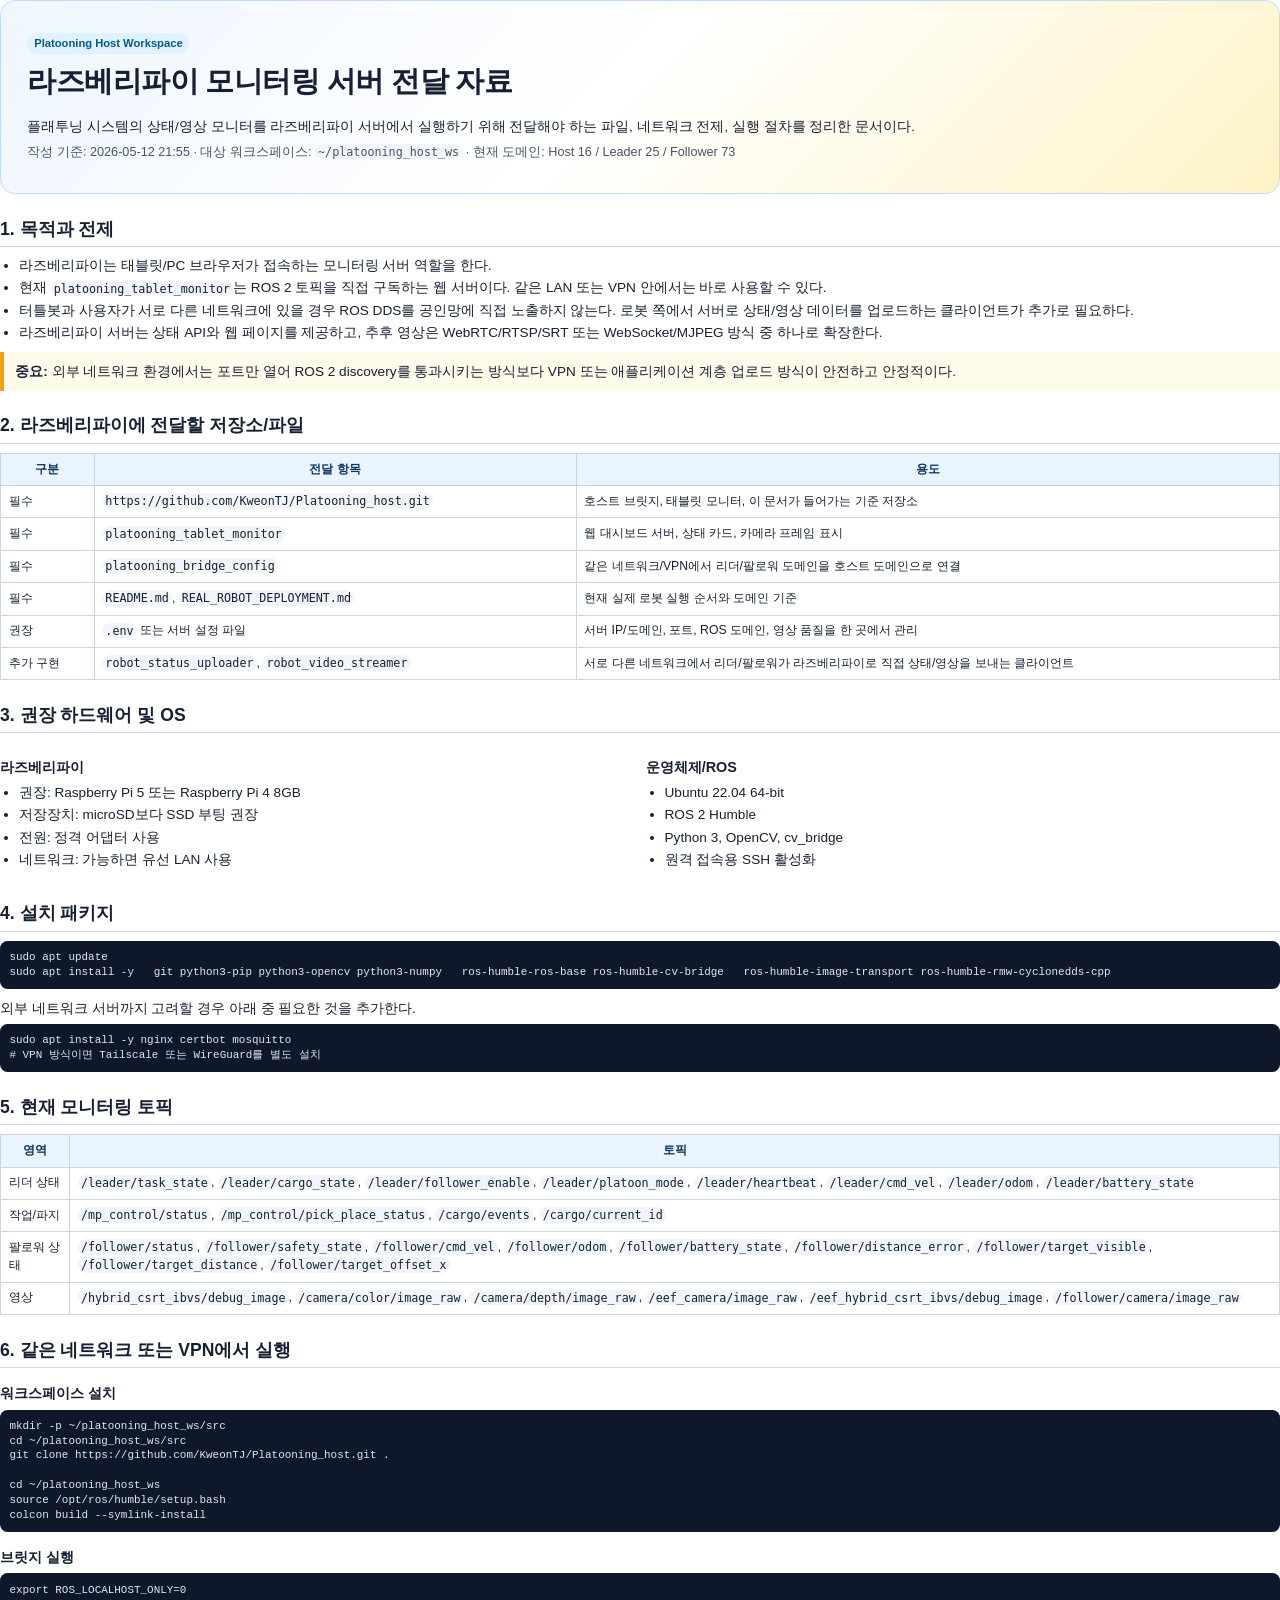
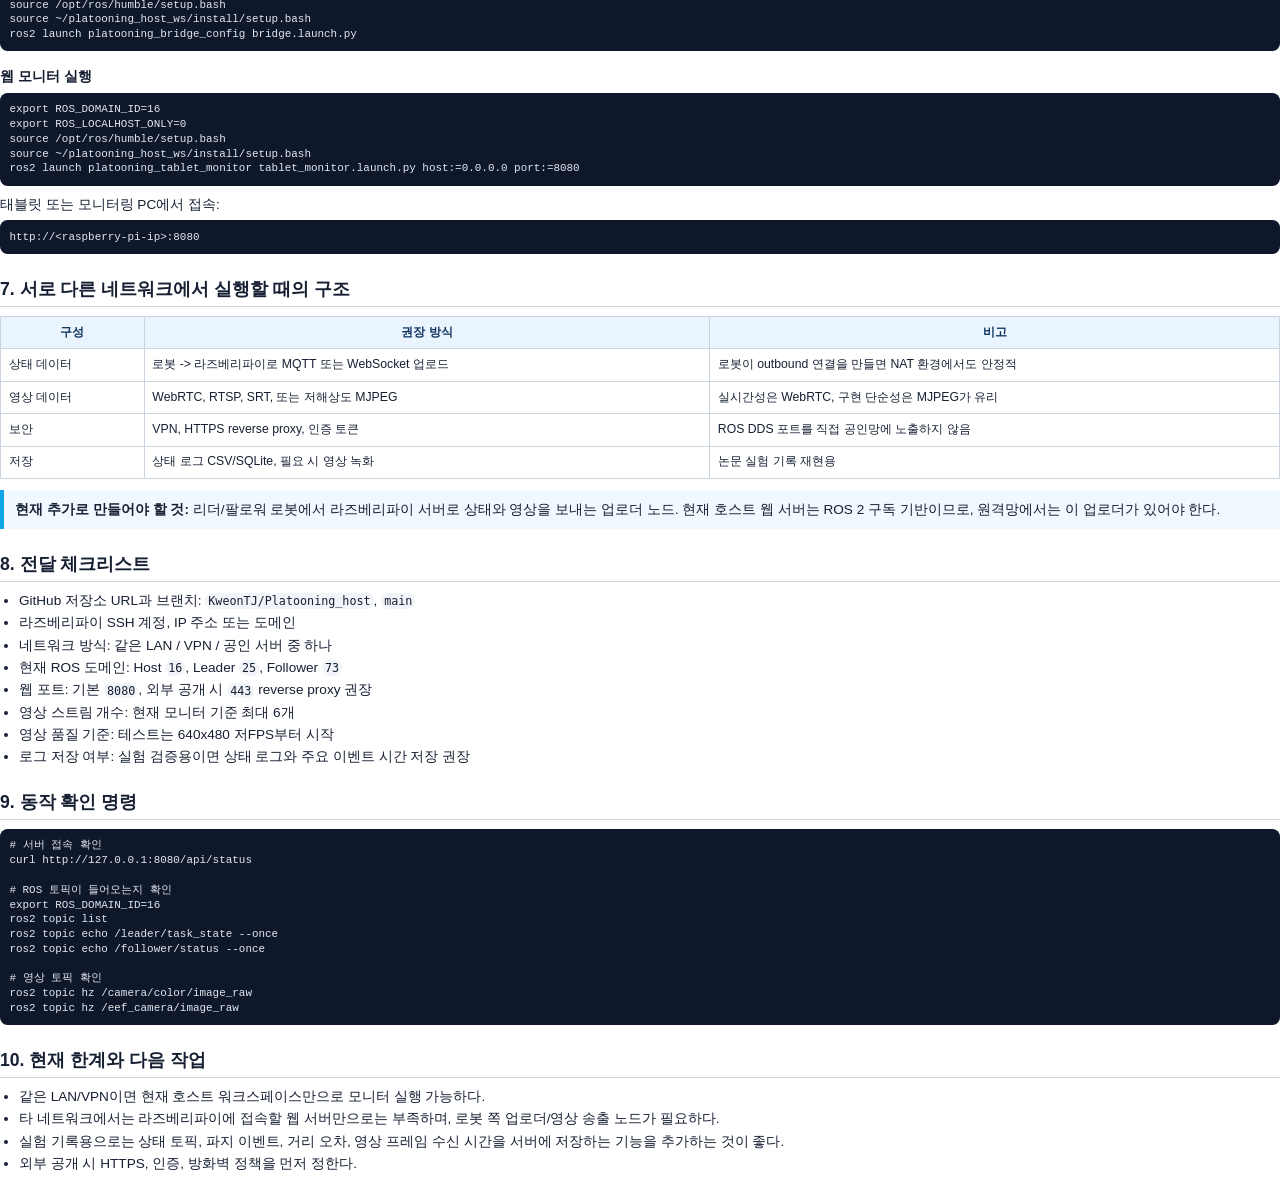
<file: docs/raspberry_pi_server_handoff.html>
<!doctype html>
<html lang="ko">
<head>
<meta charset="utf-8">
<title>라즈베리파이 모니터링 서버 전달 자료</title>
<style>
@page { size: A4; margin: 14mm 13mm; }
* { box-sizing: border-box; }
body {
  margin: 0;
  font-family: "Noto Sans CJK KR", "Noto Sans KR", "Malgun Gothic", "Apple SD Gothic Neo", Arial, sans-serif;
  color: #172033;
  background: #fff;
  font-size: 10.2pt;
  line-height: 1.45;
}
h1 { font-size: 22pt; margin: 0 0 4mm; letter-spacing: -0.02em; }
h2 { font-size: 13.2pt; margin: 6mm 0 2.4mm; padding-bottom: 1mm; border-bottom: 1px solid #cbd5e1; }
h3 { font-size: 10.8pt; margin: 4mm 0 1.2mm; }
p { margin: 1.5mm 0; }
ul, ol { margin: 1.2mm 0 2.4mm 5mm; padding: 0; }
li { margin: 0.7mm 0; }
code { font-family: "DejaVu Sans Mono", Consolas, monospace; font-size: 8.8pt; background: #f1f5f9; padding: 0.2mm 0.8mm; border-radius: 2mm; }
pre { margin: 1.5mm 0 2.5mm; padding: 2.5mm; background: #0f172a; color: #e2e8f0; border-radius: 2mm; font-size: 8.2pt; line-height: 1.35; white-space: pre-wrap; }
table { border-collapse: collapse; width: 100%; margin: 2mm 0 3mm; font-size: 9.2pt; }
th, td { border: 1px solid #cbd5e1; padding: 1.8mm 2mm; vertical-align: top; }
th { background: #eaf4ff; color: #0f355f; }
.cover {
  border: 1px solid #bfdbfe;
  background: linear-gradient(135deg, #eff6ff 0%, #ffffff 48%, #fef3c7 100%);
  padding: 7mm;
  border-radius: 4mm;
  margin-bottom: 5mm;
}
.meta { color: #475569; font-size: 9.5pt; }
.callout { border-left: 4px solid #0ea5e9; background: #f0f9ff; padding: 2.5mm 3mm; margin: 2.5mm 0; }
.warn { border-left-color: #f59e0b; background: #fffbeb; }
.grid2 { display: grid; grid-template-columns: 1fr 1fr; gap: 3mm; }
.badge { display: inline-block; padding: 0.6mm 1.8mm; border-radius: 999px; background: #e0f2fe; color: #075985; font-size: 8.4pt; font-weight: 700; }
.small { font-size: 8.8pt; color: #475569; }
.page-break { page-break-before: always; }
</style>
</head>
<body>
<section class="cover">
  <p class="badge">Platooning Host Workspace</p>
  <h1>라즈베리파이 모니터링 서버 전달 자료</h1>
  <p>플래투닝 시스템의 상태/영상 모니터를 라즈베리파이 서버에서 실행하기 위해 전달해야 하는 파일, 네트워크 전제, 실행 절차를 정리한 문서이다.</p>
  <p class="meta">작성 기준: 2026-05-12 21:55 · 대상 워크스페이스: <code>~/platooning_host_ws</code> · 현재 도메인: Host 16 / Leader 25 / Follower 73</p>
</section>

<h2>1. 목적과 전제</h2>
<ul>
  <li>라즈베리파이는 태블릿/PC 브라우저가 접속하는 모니터링 서버 역할을 한다.</li>
  <li>현재 <code>platooning_tablet_monitor</code>는 ROS 2 토픽을 직접 구독하는 웹 서버이다. 같은 LAN 또는 VPN 안에서는 바로 사용할 수 있다.</li>
  <li>터틀봇과 사용자가 서로 다른 네트워크에 있을 경우 ROS DDS를 공인망에 직접 노출하지 않는다. 로봇 쪽에서 서버로 상태/영상 데이터를 업로드하는 클라이언트가 추가로 필요하다.</li>
  <li>라즈베리파이 서버는 상태 API와 웹 페이지를 제공하고, 추후 영상은 WebRTC/RTSP/SRT 또는 WebSocket/MJPEG 방식 중 하나로 확장한다.</li>
</ul>
<div class="callout warn"><b>중요:</b> 외부 네트워크 환경에서는 포트만 열어 ROS 2 discovery를 통과시키는 방식보다 VPN 또는 애플리케이션 계층 업로드 방식이 안전하고 안정적이다.</div>

<h2>2. 라즈베리파이에 전달할 저장소/파일</h2>
<table>
<thead><tr><th>구분</th><th>전달 항목</th><th>용도</th></tr></thead>
<tbody>
<tr><td>필수</td><td><code>https://github.com/KweonTJ/Platooning_host.git</code></td><td>호스트 브릿지, 태블릿 모니터, 이 문서가 들어가는 기준 저장소</td></tr>
<tr><td>필수</td><td><code>platooning_tablet_monitor</code></td><td>웹 대시보드 서버, 상태 카드, 카메라 프레임 표시</td></tr>
<tr><td>필수</td><td><code>platooning_bridge_config</code></td><td>같은 네트워크/VPN에서 리더/팔로워 도메인을 호스트 도메인으로 연결</td></tr>
<tr><td>필수</td><td><code>README.md</code>, <code>REAL_ROBOT_DEPLOYMENT.md</code></td><td>현재 실제 로봇 실행 순서와 도메인 기준</td></tr>
<tr><td>권장</td><td><code>.env</code> 또는 서버 설정 파일</td><td>서버 IP/도메인, 포트, ROS 도메인, 영상 품질을 한 곳에서 관리</td></tr>
<tr><td>추가 구현</td><td><code>robot_status_uploader</code>, <code>robot_video_streamer</code></td><td>서로 다른 네트워크에서 리더/팔로워가 라즈베리파이로 직접 상태/영상을 보내는 클라이언트</td></tr>
</tbody>
</table>

<h2>3. 권장 하드웨어 및 OS</h2>
<div class="grid2">
<div>
<h3>라즈베리파이</h3>
<ul>
  <li>권장: Raspberry Pi 5 또는 Raspberry Pi 4 8GB</li>
  <li>저장장치: microSD보다 SSD 부팅 권장</li>
  <li>전원: 정격 어댑터 사용</li>
  <li>네트워크: 가능하면 유선 LAN 사용</li>
</ul>
</div>
<div>
<h3>운영체제/ROS</h3>
<ul>
  <li>Ubuntu 22.04 64-bit</li>
  <li>ROS 2 Humble</li>
  <li>Python 3, OpenCV, cv_bridge</li>
  <li>원격 접속용 SSH 활성화</li>
</ul>
</div>
</div>

<h2>4. 설치 패키지</h2>
<pre>sudo apt update
sudo apt install -y   git python3-pip python3-opencv python3-numpy   ros-humble-ros-base ros-humble-cv-bridge   ros-humble-image-transport ros-humble-rmw-cyclonedds-cpp</pre>
<p>외부 네트워크 서버까지 고려할 경우 아래 중 필요한 것을 추가한다.</p>
<pre>sudo apt install -y nginx certbot mosquitto
# VPN 방식이면 Tailscale 또는 WireGuard를 별도 설치</pre>

<h2>5. 현재 모니터링 토픽</h2>
<table>
<thead><tr><th>영역</th><th>토픽</th></tr></thead>
<tbody>
<tr><td>리더 상태</td><td><code>/leader/task_state</code>, <code>/leader/cargo_state</code>, <code>/leader/follower_enable</code>, <code>/leader/platoon_mode</code>, <code>/leader/heartbeat</code>, <code>/leader/cmd_vel</code>, <code>/leader/odom</code>, <code>/leader/battery_state</code></td></tr>
<tr><td>작업/파지</td><td><code>/mp_control/status</code>, <code>/mp_control/pick_place_status</code>, <code>/cargo/events</code>, <code>/cargo/current_id</code></td></tr>
<tr><td>팔로워 상태</td><td><code>/follower/status</code>, <code>/follower/safety_state</code>, <code>/follower/cmd_vel</code>, <code>/follower/odom</code>, <code>/follower/battery_state</code>, <code>/follower/distance_error</code>, <code>/follower/target_visible</code>, <code>/follower/target_distance</code>, <code>/follower/target_offset_x</code></td></tr>
<tr><td>영상</td><td><code>/hybrid_csrt_ibvs/debug_image</code>, <code>/camera/color/image_raw</code>, <code>/camera/depth/image_raw</code>, <code>/eef_camera/image_raw</code>, <code>/eef_hybrid_csrt_ibvs/debug_image</code>, <code>/follower/camera/image_raw</code></td></tr>
</tbody>
</table>

<div class="page-break"></div>
<h2>6. 같은 네트워크 또는 VPN에서 실행</h2>
<h3>워크스페이스 설치</h3>
<pre>mkdir -p ~/platooning_host_ws/src
cd ~/platooning_host_ws/src
git clone https://github.com/KweonTJ/Platooning_host.git .

cd ~/platooning_host_ws
source /opt/ros/humble/setup.bash
colcon build --symlink-install</pre>
<h3>브릿지 실행</h3>
<pre>export ROS_LOCALHOST_ONLY=0
source /opt/ros/humble/setup.bash
source ~/platooning_host_ws/install/setup.bash
ros2 launch platooning_bridge_config bridge.launch.py</pre>
<h3>웹 모니터 실행</h3>
<pre>export ROS_DOMAIN_ID=16
export ROS_LOCALHOST_ONLY=0
source /opt/ros/humble/setup.bash
source ~/platooning_host_ws/install/setup.bash
ros2 launch platooning_tablet_monitor tablet_monitor.launch.py host:=0.0.0.0 port:=8080</pre>
<p>태블릿 또는 모니터링 PC에서 접속:</p>
<pre>http://&lt;raspberry-pi-ip&gt;:8080</pre>

<h2>7. 서로 다른 네트워크에서 실행할 때의 구조</h2>
<table>
<thead><tr><th>구성</th><th>권장 방식</th><th>비고</th></tr></thead>
<tbody>
<tr><td>상태 데이터</td><td>로봇 -> 라즈베리파이로 MQTT 또는 WebSocket 업로드</td><td>로봇이 outbound 연결을 만들면 NAT 환경에서도 안정적</td></tr>
<tr><td>영상 데이터</td><td>WebRTC, RTSP, SRT, 또는 저해상도 MJPEG</td><td>실시간성은 WebRTC, 구현 단순성은 MJPEG가 유리</td></tr>
<tr><td>보안</td><td>VPN, HTTPS reverse proxy, 인증 토큰</td><td>ROS DDS 포트를 직접 공인망에 노출하지 않음</td></tr>
<tr><td>저장</td><td>상태 로그 CSV/SQLite, 필요 시 영상 녹화</td><td>논문 실험 기록 재현용</td></tr>
</tbody>
</table>
<div class="callout"><b>현재 추가로 만들어야 할 것:</b> 리더/팔로워 로봇에서 라즈베리파이 서버로 상태와 영상을 보내는 업로더 노드. 현재 호스트 웹 서버는 ROS 2 구독 기반이므로, 원격망에서는 이 업로더가 있어야 한다.</div>

<h2>8. 전달 체크리스트</h2>
<ul>
  <li>GitHub 저장소 URL과 브랜치: <code>KweonTJ/Platooning_host</code>, <code>main</code></li>
  <li>라즈베리파이 SSH 계정, IP 주소 또는 도메인</li>
  <li>네트워크 방식: 같은 LAN / VPN / 공인 서버 중 하나</li>
  <li>현재 ROS 도메인: Host <code>16</code>, Leader <code>25</code>, Follower <code>73</code></li>
  <li>웹 포트: 기본 <code>8080</code>, 외부 공개 시 <code>443</code> reverse proxy 권장</li>
  <li>영상 스트림 개수: 현재 모니터 기준 최대 6개</li>
  <li>영상 품질 기준: 테스트는 640x480 저FPS부터 시작</li>
  <li>로그 저장 여부: 실험 검증용이면 상태 로그와 주요 이벤트 시간 저장 권장</li>
</ul>

<h2>9. 동작 확인 명령</h2>
<pre># 서버 접속 확인
curl http://127.0.0.1:8080/api/status

# ROS 토픽이 들어오는지 확인
export ROS_DOMAIN_ID=16
ros2 topic list
ros2 topic echo /leader/task_state --once
ros2 topic echo /follower/status --once

# 영상 토픽 확인
ros2 topic hz /camera/color/image_raw
ros2 topic hz /eef_camera/image_raw</pre>

<h2>10. 현재 한계와 다음 작업</h2>
<ul>
  <li>같은 LAN/VPN이면 현재 호스트 워크스페이스만으로 모니터 실행 가능하다.</li>
  <li>타 네트워크에서는 라즈베리파이에 접속할 웹 서버만으로는 부족하며, 로봇 쪽 업로더/영상 송출 노드가 필요하다.</li>
  <li>실험 기록용으로는 상태 토픽, 파지 이벤트, 거리 오차, 영상 프레임 수신 시간을 서버에 저장하는 기능을 추가하는 것이 좋다.</li>
  <li>외부 공개 시 HTTPS, 인증, 방화벽 정책을 먼저 정한다.</li>
</ul>
</body>
</html>
</file>
